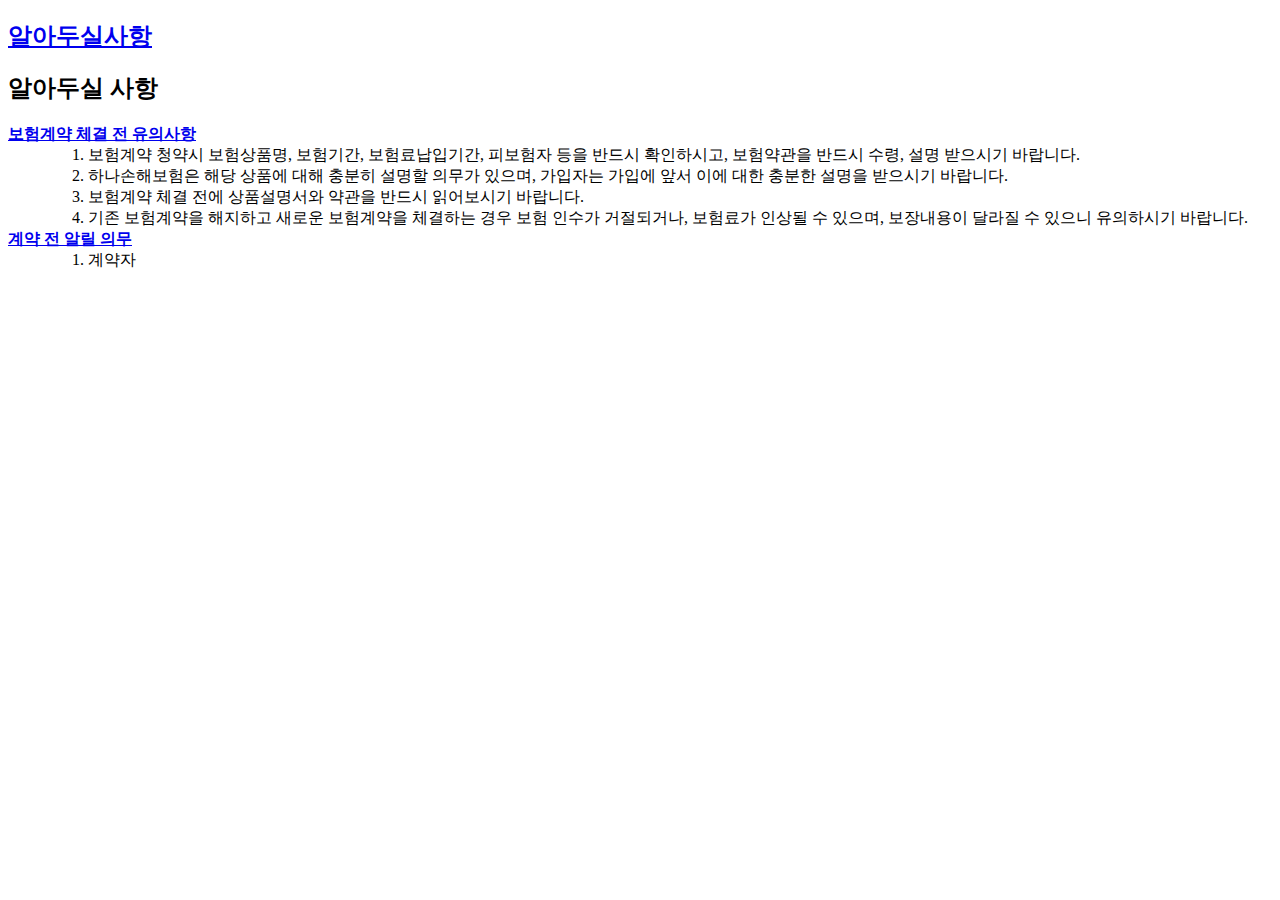
<file: test2.html>
<!DOCTYPE html>
<html>
<head>
	<style>

	</style>
	<script src="https://code.jquery.com/jquery-3.6.0.min.js"></script>
	<script>
		$(document).ready(function() {
			// Add click event listener to the accordion headings
			$('.acc_group.product_accordion dt a').click(function() {
				// Toggle the visibility of the corresponding content
				$(this).parent().next('dd').find('ol.number').slideToggle();
			});
		});
	</script>
</head>
<body>
	<div class="sec_box_03 base_area">
		<div class="section_box100" id="go_p3">
			<div class="quick_left_03 big_h2 product_icon400">
				<a href="#go_p3"><h2>알아두실사항</h2></a>
			</div>
			<div class="product_title">
				<h2>
					<strong>알아두실 사항</strong>
				</h2>
			</div>
			<div class="acc_group product_accordion">
				<dl>
					<dt>
						<a href="javascript:void(0);" alt="">
							<strong>보험계약 체결 전 유의사항</strong>
						</a>
					</dt>
					<dd>
						<ol class="number">
							<li>보험계약 청약시 보험상품명, 보험기간, 보험료납입기간, 피보험자 등을 반드시 확인하시고, 보험약관을 반드시 수령, 설명 받으시기 바랍니다.</li> 
							<li>하나손해보험은 해당 상품에 대해 충분히 설명할 의무가 있으며, 가입자는 가입에 앞서 이에 대한 충분한 설명을 받으시기 바랍니다.</li>
							<li>보험계약 체결 전에 상품설명서와 약관을 반드시 읽어보시기 바랍니다.</li>
							<li>기존 보험계약을 해지하고 새로운 보험계약을 체결하는 경우 보험 인수가 거절되거나, 보험료가 인상될 수 있으며, 보장내용이 달라질 수 있으니 유의하시기 바랍니다.</li>
						</ol>
					</dd>
					<dt>
						<a href="javascript:void(0);" alt="">
							<strong>계약 전 알릴 의무</strong>
						</a>
					</dt>
					<dd>
						<ol class="number">
							<li>계약자</li>
                            </ol>
                            </dd>
                            </dl></div>
                            </div>
                            </div>
                            </body>
</file>
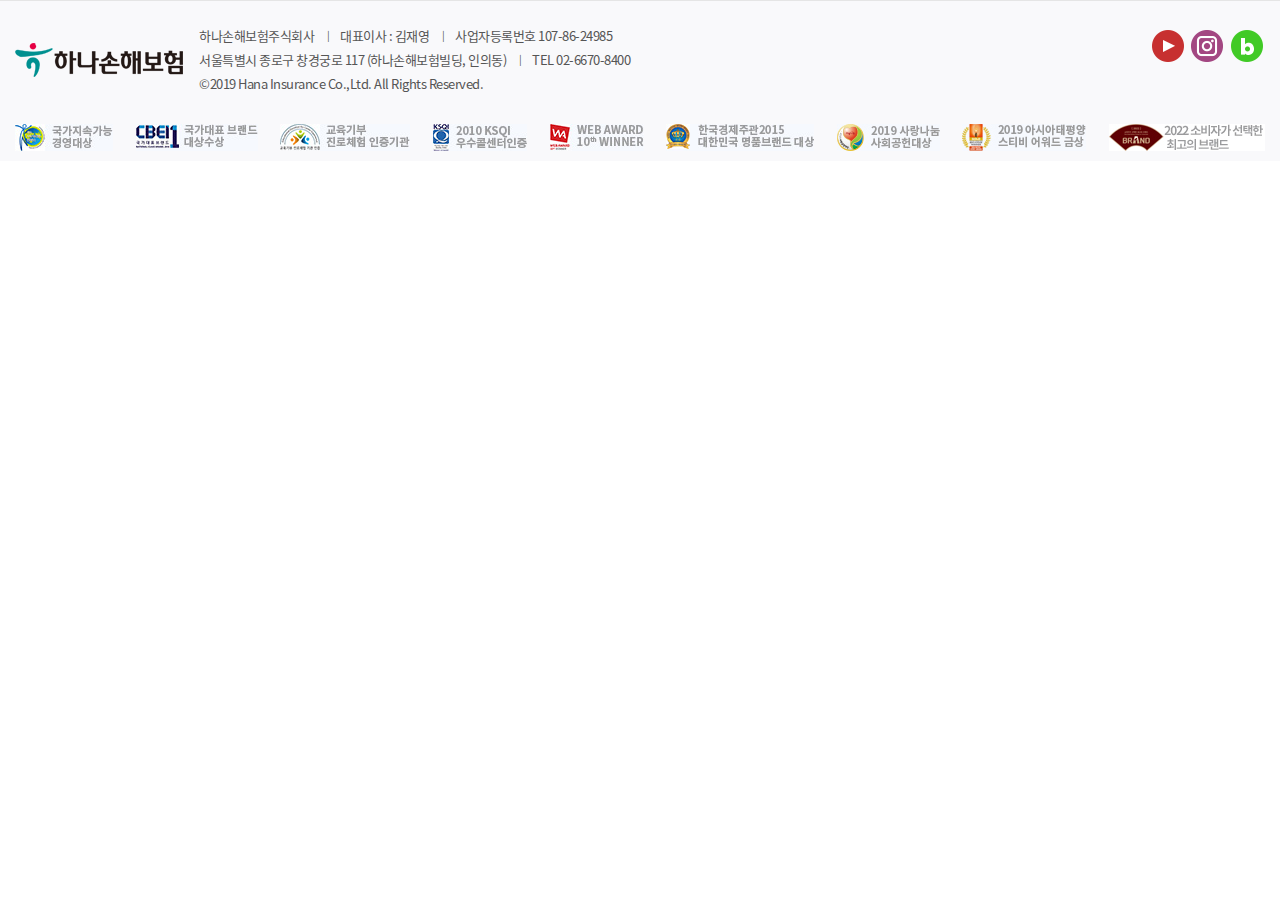
<file: src/html/layout/footer.html>
<!DOCTYPE html>
<html lang="en">
<head>
    <meta charset="UTF-8">
    <meta http-equiv="X-UA-Compatible" content="IE=edge">
    <meta name="viewport" content="width=device-width, initial-scale=1.0">
    <title>Footer</title>
    <link rel="stylesheet" type="text/css" href="/src/css/layout/footer.css">
</head>
<body>
    <footer id="footer">
        <div class="foot_area">
            <div class="foot_info">
                <div class="foot_logo">
                    <h1>
                        <img src="/src/images/layoutImg/img_logo2.png" alt="하나손해보험">
                    </h1>
                </div>
                <div class="foot_addr">
                    <ul>
                        <li>하나손해보험주식회사</li>
                        <li>대표이사 : 김재영</li>
                        <li>사업자등록번호 107-86-24985</li>
                    </ul>
                    <ul>
                        <li>
                            <address>서울특별시 종로구 창경궁로 117 (하나손해보험빌딩, 인의동)</address>
                        </li>
                        <li>TEL 02-6670-8400</li>
                    </ul>
                    <p>©2019 Hana Insurance Co.,Ltd. All Rights Reserved.</p>
                </div>
                <div class="foot_sns">
                    <a href="https://www.youtube.com/c/hanainsurance" target="_blank"><img src="/src/images/layoutImg/icon_youtube_f.png" alt="유투브바로가기"></a>
                    <a href="https://www.instagram.com/hanains_official" target="_blank"><img src="/src/images/layoutImg/icon_instagram_f.png" alt="인스타그램바로가기"></a>
                    <a href="https://blog.naver.com/hanainsurance" target="_blank"><img src="/src/images/layoutImg/icon_blog_f.png" alt="블로그바로가기"></a>
                </div>
            </div>
            <div class="foot_award"> 
                <img src="/src/images/layoutImg/icon_award1.jpg" alt="국가지속가능 경영대상">
                <img src="/src/images/layoutImg/icon_award2.jpg" alt="국가대표 브랜드 대상수상">
                <img src="/src/images/layoutImg/icon_award3.jpg" alt="교육기부 진로체험 인증기관">
                <img src="/src/images/layoutImg/icon_award4.jpg" alt="2010 KSQI 우수콜센터인증">
                <img src="/src/images/layoutImg/icon_award5.jpg" alt="WEB AWARD 10th WINNER">
                <img src="/src/images/layoutImg/icon_award6.jpg" alt="한국경제주관2015 대한민국 명품브랜드 대상">
                <img src="/src/images/layoutImg/icon_award7.jpg" alt="2019 사랑나눔 사회공헌대상">
                <img src="/src/images/layoutImg/icon_award8.jpg" alt="2019 아시아태평양 스티비 어워드 금상">
                <img src="/src/images/layoutImg/icon_award9.jpg" alt="2022 소비자가 선택한 최고의 브랜드" class="last">
            </div>
        </div>
    </footer>
</body>
</html>
</file>
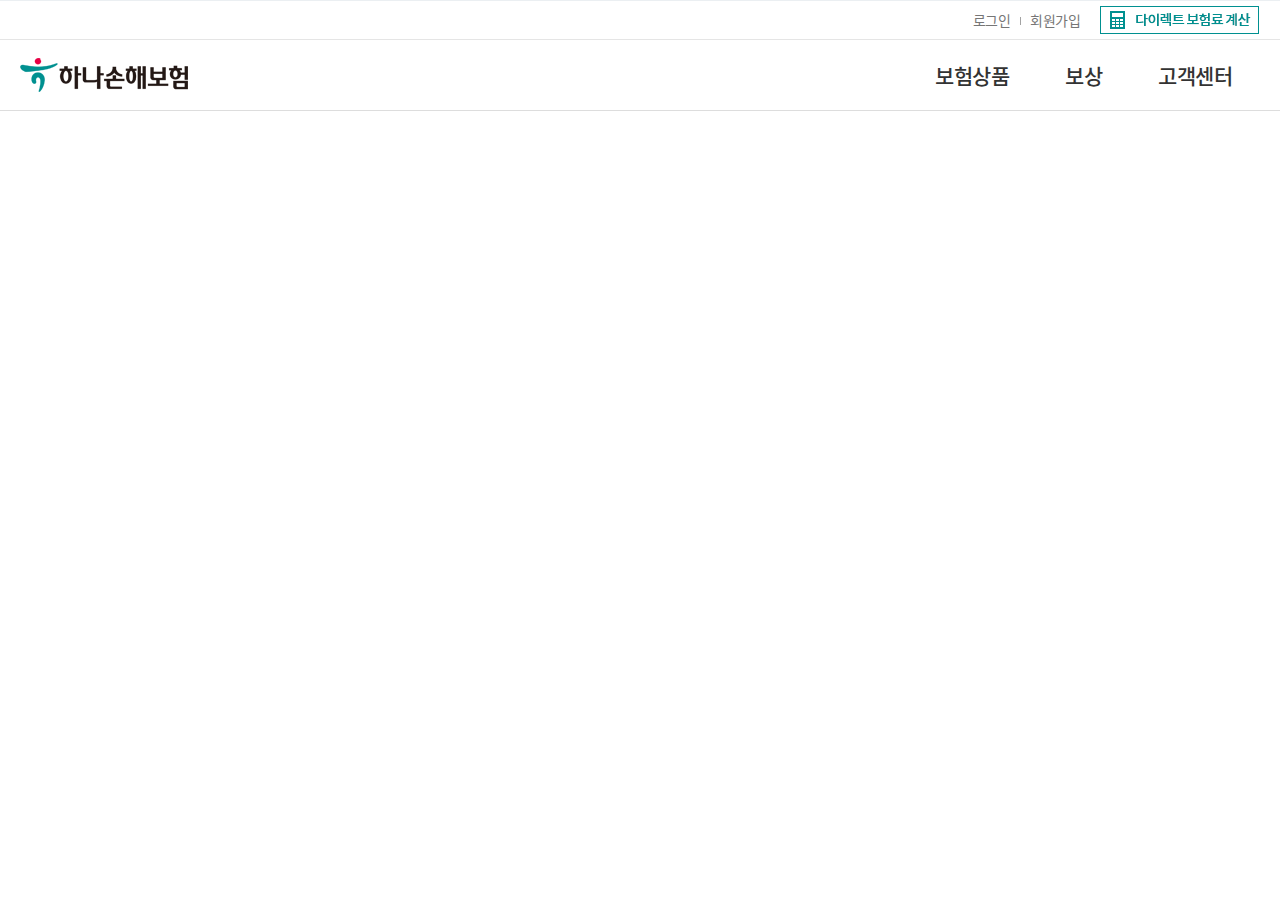
<file: src/html/layout/header.html>
<!DOCTYPE html>
<html lang="en">
<head>
    <meta charset="UTF-8">
    <meta http-equiv="X-UA-Compatible" content="IE=edge">
    <meta name="viewport" content="width=device-width, initial-scale=1.0">
    <title>Header</title>
    <link rel="stylesheet" type="text/css" href="/src/css/layout/header.css">
</head>
<body>
    <header id="header">
        <div class="head_box">
            <div>
                <ul class="sub_nav">
                    <li id="li_header_logout">
                        <span class="nick_time_sec">
                            <a href="" calss="nick"></a>
                            님 환영합니다.
                            <span id="spnLogonTimer" class="time_sec">9분 59초</span>
                        </span>
                        <a href='/'>로그아웃</a>
                    </li>
                    <li id="li_header_login"><a href='/'>로그인</a></li>
                    <li id="li_header_join" class="sb_last"><a href='/'>회원가입</a></li>
                    <li class="sb_last godirect">
                        <a href="javascript:void(0);" class="godirect_open">
                            <img src="/src/images/layoutImg/btn_cal_off_blue.png" alt="다이렉트 보험료 계산 열기">
                        </a>
                    </li>
                </ul>
            </div>
        </div>
        <nav id="nav" class="nav">
            <div class="nav_wrap">
                <div class="nav_container">
                    <div>
                        <h1 class="logo">
                            <a href="/src/html/mainPage/mainPage.html">
                                <img src="/src/images/layoutImg/img_logo1.png" alt="하나손해보험">
                            </a>
                        </h1>
                        <ul id="gnb" class="nav_menu menu">
                            <li class="menu_item has_dropdown">
                                <a href="/">보험상품</a>
                                <div class="nav_dropdown menu">
                                    <h2 class="nav_h2">
                                        보험상품
                                        <span>
                                            하나손해보험의 다양한 보험상품을
                                            <br>
                                            안내해드립니다.
                                        </span>
                                    </h2>
                                    <ul class="dep_box4 nav_step01">
                                        <li class="menu_item wPc23">
                                            <a href="/">자동차보험</a>
                                            <ul>
                                                <li class="menu_item">
                                                    <a href="/">하나 에코플러스 자동차보험</a>
                                                </li>
                                                <li class="menu_item">
                                                    <a href="/">하나 가득담은 운전자보험(다이렉트)</a>
                                                </li>
                                                <li class="menu_item">
                                                    <a href="/">하나 가득담은 운전자보험</a>
                                                </li>
                                            </ul>
                                        </li>
                                        <li class="menu_item wPc22">
                                            <a href="/">건강보험</a>
                                            <ul>
                                                <li class="menu_item">
                                                    <a href="/">하나 Grade 건강보험(다이렉트)</a>
                                                </li>
                                            </ul>
                                        </li>
                                        <li class="menu_item wPc21">
                                            <a href="/">생활보험</a>
                                            <ul>
                                                <li class="menu_item">
                                                    <a href="/">하나 슬기로운 자녀생활보험</a>
                                                </li>
                                            </ul>
                                        </li>
                                        <li class="menu_item wPc19">
                                            <a href="/">기타·기업보험</a>
                                            <ul>
                                                <li class="menu_item">
                                                    <a href="/">하나 국내여행보험(단체형)</a>
                                                </li>
                                            </ul>
                                        </li>
                                    </ul>
                                </div>
                            </li>
                            <li class="menu_item has_dropdown">
                                <a href="/">보상</a>
                                <div class="nav_dropdown menu">
                                    <h2 class="nav_h2">
                                        보상
                                        <span>
                                            친절하고 신속한 하나손해보험은
                                            <br>
                                            24시간 쉬지 않습니다.
                                        </span>
                                    </h2>
                                    <ul class="dep_box5 nav_step03">
                                        <li class="menu_item">
                                            <a href="/">보상서비스</a>
                                            <ul>
                                                <li class="menu_item">
                                                    <a href="/">차량등록/관리팁</a>
                                                </li>
                                                <li class="menu_item">
                                                    <a href="/">보상처리절차</a>
                                                </li>
                                                <li class="menu_item">
                                                    <a href="/">보상서류안내</a>
                                                </li>
                                            </ul>
                                        </li>
                                    </ul>
                                </div>
                            </li>
                            <li class="menu_item has_dropdown">
                                <a href="/" class="menu_link">고객센터</a>
                                <div class="nav_dropdown menu">
                                    <h2 class="nav_h2">
                                        고객센터
                                        <span>
                                            고객님의 소중한 의견에 항상
                                            <br>
                                            정성을 다해 귀 기울이겠습니다.
                                        </span>
                                    </h2>
                                    <ul class="dep_box6 nav_step05">
                                        <li class="menu_item">
                                            <a href="/">상담문의</a>
                                            <ul>
                                                <li class="menu_item">
                                                    <a href="/">자주묻는질문</a>
                                                </li>
                                            </ul>
                                        </li>
                                    </ul>
                                </div>
                            </li>
                        </ul>
                    </div>
                </div>
            </div>
        </nav>
    </header>
</body>
</html>
</file>
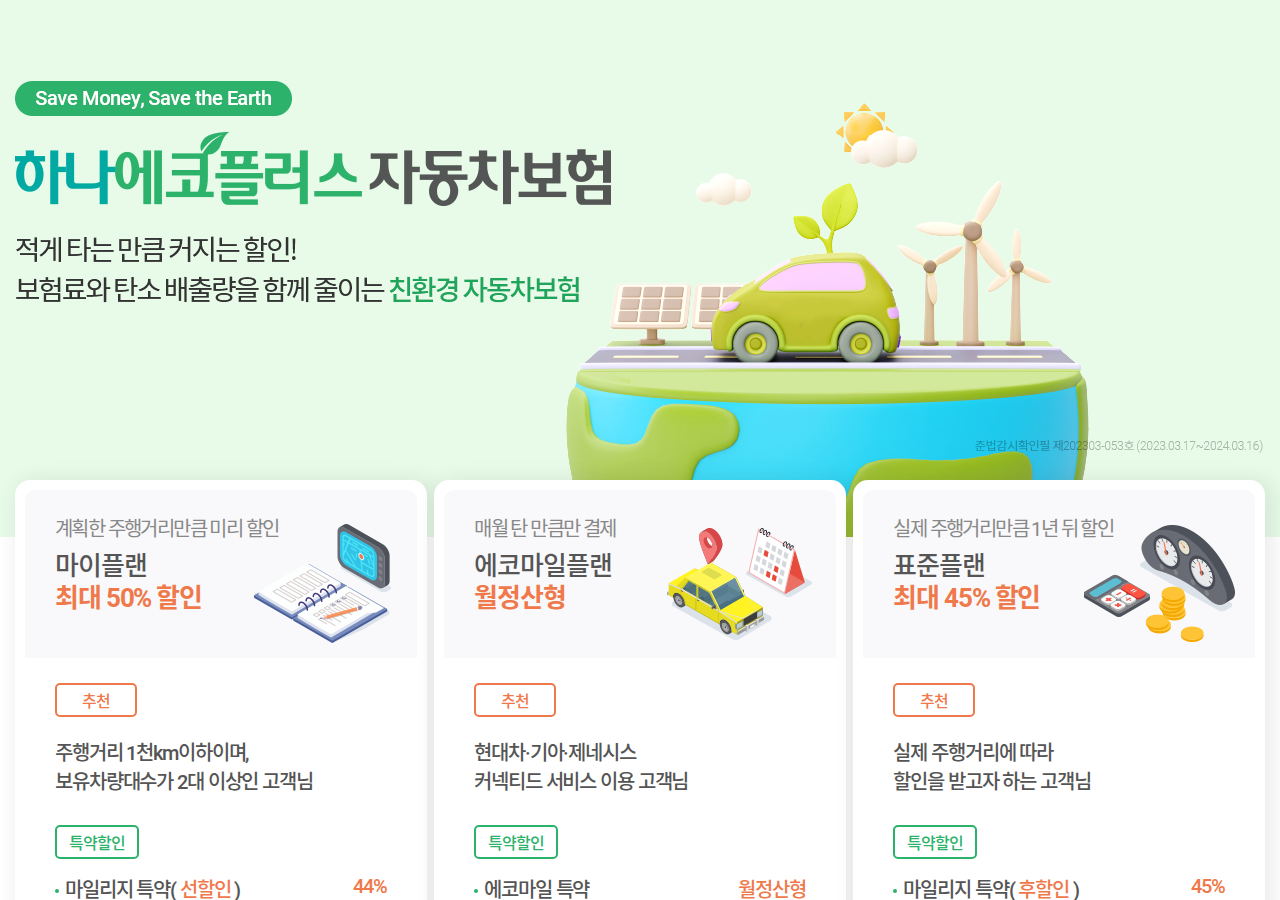
<file: src/html/mainPage/mainPage.html>
<!DOCTYPE html>
<html lang="en">
<head>
    <meta charset="UTF-8">
    <meta http-equiv="X-UA-Compatible" content="IE=edge">
    <meta name="viewport" content="width=device-width, initial-scale=1.0">
    <title>신생활보험 플랫폼 | 하나손해보험</title>
    <link href="../../images/img_hana_symbol.png" rel="shortcut icon" type="image/x-icon">
    <link rel="stylesheet" type="text/css" href="../../css/mainPage/mainPage.css">
</head>
<body>
    <div id="wrap">
        <header></header>
        <!--container-->
        <div id="container" class="mcontainer">
            <div id="mcontents">
                <!--메인헤딩영역-->
                <div class="mheading">
                    <!--메인슬라이드영역-->
                    <div class="mvisual">
                        <div class="mbanner">
                            <div class="item" name="top_banner_item">
                                <img src="../../images/mainImg/main_20230320.png" alt="PC메인_에코플러스">
                            </div>
                        </div>
                        <div class="mfloat">
                            <div class="mtitle">
                                <article id="new_banner">
                                    <ul class="main_mid_box">
                                        <li class="item_01">
                                            <section class="visual_box">
                                                <p class="sub_title">계획한 주행거리만큼 미리 할인</p>
                                                <p class="title">
                                                    마이플랜
                                                    <br>
                                                    <font>최대 50% 할인</font> <!--css ::after-->
                                                </p>
                                            </section>
                                            <section class="recom_box">
                                                <p class="label">추천</p>
                                                <p class="recom_detail">
                                                    주행거리 1천km이하이며,
                                                    <br>
                                                    보유차량대수가 2대 이상인 고객님
                                                </p>
                                            </section>
                                            <section class="sale_point">
                                                <p class="label">특약할인</p>
                                                <dl>
                                                    <dt> <!--flex-->
                                                        <!--::before-->
                                                        <span onclick="location.href='#'">
                                                            마일리지 특약(
                                                            <font class="point">선할인</font>
                                                            )
                                                            <!--::after-->
                                                        </span>
                                                        <span class="point">44%</span>
                                                    </dt>
                                                    <dd>연간주행거리 1천km이하 약정시할인</dd>
                                                    <dt> <!--flex-->
                                                        <!--::before-->
                                                        <span onclick="location.href='#'">
                                                            세컨카 추가 특약
                                                            <!--::after-->
                                                        </span>
                                                        <span class="point">11%</span>
                                                    </dt>
                                                    <dd>
                                                        연간주행거리 5천km이하 운행 약정&
                                                        <br>
                                                        차량2대 이상 보유시 할인
                                                    </dd>
                                                </dl>
                                            </section>
                                        </li>
                                        <li class="item_02">
                                            <section class="visual_box">
                                                <p class="sub_title">매월 탄 만큼만 결제</p>
                                                <p class="title">
                                                    에코마일플랜
                                                    <br>
                                                    <font>월정산형</font> <!--css ::after-->
                                                </p>
                                            </section>
                                            <section class="recom_box">
                                                <p class="label">추천</p>
                                                <p class="recom_detail">
                                                    현대차·기아·제네시스
                                                    <br>
                                                    커넥티드 서비스 이용 고객님
                                                </p>
                                            </section>
                                            <section class="sale_point">
                                                <p class="label">특약할인</p>
                                                <dl>
                                                    <dt> <!--flex-->
                                                        <!--::before-->
                                                        <span onclick="location.href='#'">
                                                            에코마일 특약
                                                            <!--::after-->
                                                        </span>
                                                        <span class="point">월정산형</span>
                                                    </dt>
                                                    <dd>매월 탄 만큼만 보험료 결제</dd>
                                                </dl>
                                            </section>
                                        </li>
                                        <li class="item_03">
                                            <section class="visual_box">
                                                <p class="sub_title">실제 주행거리만큼 1년 뒤 할인</p>
                                                <p class="title">
                                                    표준플랜
                                                    <br>
                                                    <font>최대 45% 할인</font> <!--css ::after-->
                                                </p>
                                            </section>
                                            <section class="recom_box">
                                                <p class="label">추천</p>
                                                <p class="recom_detail">
                                                    실제 주행거리에 따라
                                                    <br>
                                                    할인을 받고자 하는 고객님
                                                </p>
                                            </section>
                                            <section class="sale_point">
                                                <p class="label">특약할인</p>
                                                <dl>
                                                    <dt> <!--flex-->
                                                        <!--::before-->
                                                        <span onclick="location.href='#'">
                                                            마일리지 특약(
                                                            <font class="point">후할인</font>
                                                            )
                                                            <!--::after-->
                                                        </span>
                                                        <span class="point">45%</span>
                                                    </dt>
                                                    <dd>연간주행거리 1천km이하 운행시 할인</dd>
                                                </dl>
                                            </section>
                                        </li>
                                    </ul>
                                    <p class="eco_text">※ 모든 플랜 가입대상은 개인이 소유한 승용자동차에 한정</p>
                                    <h5 class="eco_sub_plan">주요 상품 안내</h5>
                                    <ul class="main_bottom_box">
                                        <li onclick="">
                                            <dl>
                                                <dt>
                                                    <span>
                                                        하나에코플러스 자동차보험
                                                    </span>
                                                </dt>
                                                <dd>
                                                    적게 탈수록 할인받고
                                                    <br>
                                                    환경도 생각하는
                                                </dd>
                                            </dl>
                                        </li>
                                        <li onclick="">
                                            <dl>
                                                <dt>
                                                    <span>
                                                        무배당 하나 Grade 건강보험
                                                    </span>
                                                </dt>
                                                <dd>
                                                    내 건강등급에 따른
                                                    <br>
                                                    Grade별 보험료 적용
                                                </dd>
                                            </dl>
                                        </li>
                                        <li onclick="">
                                            <dl>
                                                <dt>
                                                    <span>
                                                        하나 슬기로운 자녀생활보험
                                                    </span>
                                                </dt>
                                                <dd>
                                                    보험료 납입 한 번으로
                                                    <br>
                                                    1년 내내 보장
                                                </dd>
                                            </dl>
                                        </li>
                                        <li onclick="">
                                            <dl>
                                                <dt>
                                                    <span>
                                                        하나 국내여행보험(단체형)
                                                    </span>
                                                </dt>
                                                <dd>
                                                    단체 인원의 특성에 맞는 다양한 선택 담보
                                                    <br>
                                                    인원수에 따른 단체할인 혜택
                                                </dd>
                                            </dl>
                                        </li>
                                        <li onclick="">
                                            <dl>
                                                <dt>
                                                    <span>
                                                        하나에코플러스 자동차보험
                                                    </span>
                                                </dt>
                                                <dd>
                                                    적게 탈수록 할인받고
                                                    <br>
                                                    환경도 생각하는
                                                </dd>
                                            </dl>
                                        </li>
                                        <li onclick="">
                                            <dl>
                                                <dt>
                                                    <span>
                                                        하나에코플러스 자동차보험
                                                    </span>
                                                </dt>
                                                <dd>
                                                    적게 탈수록 할인받고
                                                    <br>
                                                    환경도 생각하는
                                                </dd>
                                            </dl>
                                        </li>
                                    </ul>
                                </article>
                            </div>
                        </div>
                    </div>
                </div>
            </div>
        </div>
        <footer id="footer">

        </footer>
    </div>
</body>
</html>
</file>
<file: src/css/layout/footer.css>
@import url('/src/css/reset.css');
@import url('/src/css/common.css');


#footer {
    position: relative;
    background: #f9f9fb;
}
#footer:after {
    content: '';
    display: block;
    width: 100%;
    height: 1px;
    background: #e5e5e5;
    position: absolute;
    top: 0px;
    left: 0px;
}

.foot_area .foot_info {
    max-width: 1250px;
    width: 100%;
    margin: auto;
}
.foot_area .foot_info .foot_logo {
    float: left;
    padding-top: 36px;
    width: 224px;
    height: 89px;
}
.foot_area .foot_info .foot_addr {
    float: left;
    width: calc(100% - 544px);
    height: 89px;
}
.foot_area .foot_info .foot_addr ul li {
    float: left;
    line-height: 24px;
    margin-right: 26px;
    font-weight: 400;
    font-size: 13px;
    color: #555;
    position: relative;
}
.foot_area .foot_info .foot_addr ul li:after {
    content: '|';
    position: absolute;
    top: -1px;
    right: -15px;
    font-size: 10px;
}
.foot_area .foot_info .foot_addr ul li:last-child:after {
    display: none;
}
.foot_area .foot_info .foot_addr p {
    line-height: 24px;
    font-weight: 400;
    font-size: 13px;
    color: #555;
}
.foot_area .foot_info .foot_addr ul li address {
    font-style: normal;
}
.foot_area .foot_info .foot_addr ul:after {
    content: '';
    clear: both;
    display: table;
}
.foot_area .foot_info .foot_addr ul:first-child {
    margin-top: 24px;
}

.foot_area .foot_info .foot_sns {
    float: left;
    width: 320px;
    height: 89px;
    text-align: right;
    padding-top: 30px;
}
.foot_area .foot_info .foot_sns a {
    margin: 0 2.5px;
}
.foot_area .foot_info:after {
    content: '';
    clear: both;
    display: table;
}

.foot_area .foot_award {
    display: flex;
    justify-content: space-between;
    max-width: 1250px;
    width: 100%;
    margin: auto;
    margin-top:  35px;
    padding-left:  0;
}
.foot_area .foot_award img {
    margin-right:  19.9px;
    margin-bottom: 10px;
}
.foot_area .foot_award img.last {
    margin-right: 0;
}
@media all and (max-width: 1290px){
	.foot_area .foot_award img {
        margin-right: 19.9px;
    }
}

.foot_area .foot_info .foot_sns a.another_alink{
	display: inline-block;
    width: 84px;
    height: 32px;
    border: 1px solid #a6b2c4;
	text-align: center;
    line-height: 29px;
    font-size: 14px;
    color: #626d7f;
    border-radius: 16px;
}
.foot_area .foot_info .foot_sns a.another_alink:hover{
    text-decoration: underline;
}

.foot_area .foot_info .foot_logo {
    width: 184px;
}
.foot_area .foot_award {
    padding-left: 0;
}
.foot_area .foot_info .foot_addr{
    width: calc(100% - 503px);
}
.foot_area .foot_info .foot_sns {
    float: right;
    width: 319px;
    height: 89px;
    text-align: right;
    padding-top: 30px;
}
</file>
<file: src/css/layout/header.css>
@import url('/src/css/reset.css');
@import url('/src/css/common.css');

#header {
    width: 100%;
}
.head_box {
    width: 100%;
    border-top: 1px solid #ebeff2;
    border-bottom: 1px solid #e5e5e5;
}
.head_box > div {
    width: 100%;
    max-width: 1250px;
    position: relative;
    margin: 0 auto;
    height: 38px;
}

/*Sub navigation*/
.sub_nav {
    position: absolute;
    right: 0;
    top: 5px;
    float: left;
    z-index: 10010;
}
.sub_nav > li {
    float: left;
    margin-left: 20px;
    position: relative;
}
.sub_nav > li:after {
    content: "";
    width: 1px;
    height: 8px;
    background: #a3a3a3;
    position: absolute;
    top: 11px;
    right: -11px;
}
.sub_nav > li.sb_last:after {
    display: none;
}
.sub_nav > li a {
    display: inline-block;
    vertical-align: top;
    padding: 4px 0;
    color: #767676;
    height: 28px;
}
.sub_nav > li a:hover, .sub_nav > li a:focus {
    color: #28b2a5;
    text-decoration: none;
}
.sub_nav > li a img {
    display: block;
}
.sub_nav > li.godirect {
    margin-right: 0px !important;
}
.sub_nav > li:last-child {
    margin-left: 10px;
}
#li_header_logout {
    display:  none;
}

/*메인 메뉴*/
#nav {
    position: relative;
    z-index: 10000;
    border-bottom: 1px solid #ddd;
}
.nav .logo {
    float: left;
    padding: 11px 0 9px;
}
.nav .logo a {
    display: block;
}
.nav .logo a img {
    display: block;
}
.nav:after{
    content: " ";
    display: block;
    font-size: 0;
    height: 0;
    clear: both;
    visibility: hidden;
}
.nav .nav_wrap{
    position: relative;
}
.nav, .nav_container{
    position: static;
    top: auto;
    left: auto;
    z-index: auto;
    -webkit-transform: translateX(0);
    -ms-transform: translateX(0);
    transform: translateX(0);
}
.nav_container{
    visibility: visible;
    height: auto;
    min-height: 0;
    overflow-y: visible;
}
.nav_menu > .menu_item{
    display: inline-block;
    border: 0;
}
.nav_menu .menu_item{
    -webkit-transition: background-color 0.15s ease-in-out,  color 0.15s ease-in-out;
    transition: background-color 0.15s ease-in-out,  color 0.15s ease-in-out;
}
.has_dropdown:after{
    content: "" !important;
}
.has_dropdown:hover > .nav_dropdown, .has_dropdown:focus > .nav_dropdown{
    top: 65px;
}
.nav_dropdown .nav_dropdown,  .nav_dropdown .nav_dropdown .menu_item{
    background-color: #dedede;
}
.nav_dropdown .nav_dropdown{
    z-index: 9998;
    top: 0;
    left: 100%;
}
.nav_container{
    width: 100%;
    margin: 0 auto;
}
.nav_container > div{
    width: 100%;
    max-width: 1290px;
    min-width: 1024px;
    margin: 0 auto;
    padding: 0 20px;
}
.nav_container > div > ul{
    display: block;
    float: right;
    text-align: right;
    margin-top: 0px;
}
.nav_container > div > ul:after{
    content: " ";
    display: block;
    font-size: 0;
    height: 0;
    clear: both;
    visibility: hidden;
}
.nav_container > div > ul > li{
    float: left;
}
.nav_container > div > ul > li:first-child{
    margin-left: 0;
}
.nav_container > div > ul > li > a{
    position: relative;
    display: block;
    font-weight: 500;
    font-size: 21px;
    color: #333;
    padding: 20px 18px 19px;
    margin: 0 10px;
}
.nav_container > div > ul > li:hover > a, .nav_container > div > ul > li:focus > a{
    color: #009591;
}
.nav_container > div > ul > li > a:hover{
    text-decoration: none;
    color: #009591;
}
.nav_container > div > ul > li > div{
    display: block;
    position: absolute;
    left: 0;
    width: 100%;
    margin: 0;
    line-height: 20px;
    border-top: 1px solid #ddd;
    background: #f9fbfa;
    border-bottom: 2px solid #009591;
    height: 463px;
    top: -999999px;
}
.nav_container > div > ul > li > div > ul{
    width: 100%;
    margin: 0 auto;
    max-width: 1250px;
    height: 435px;
    padding-left: 255px;
}
.nav_container > div > ul > li > div > .nav_h2 {
    font-weight: 400;
    font-size: 22px;
    color: #333;
    width: 100%;
    margin: 0 auto;
    max-width: 1250px;
    text-align: left;
    height: 0;
    line-height: 75px;
}
.nav_container > div > ul > li > div > .nav_h2 span {
    display: block;
    font-weight: 400;
    font-size: 14px;
    color: #767676;
    line-height: 24px;
    margin-top: -16px;
}
.nav_container > div > ul > li:nth-child(1) > div > ul{
    background: url("/src/images/layoutImg/img_navBg1.jpg") no-repeat left 29px;
}
.nav_container > div > ul > li:nth-child(2) > div > ul{
    background: url("/src/images/layoutImg/img_navBg2.jpg") no-repeat left 29px;
}
.nav_container > div > ul > li:nth-child(3) > div > ul{
    background: url("/src/images/layoutImg/img_navBg3.jpg") no-repeat left 29px;
}
.nav_container > div > ul > li > div > ul > li{
    height: 459px;
    float: left;
    padding-right: 0;
    text-align: left;
    padding: 16px 15px 29px;
    border-left: 1px solid #f6f9fe;
    border-right: 1px solid #f6f9fe;
}
.nav_container > div > ul > li > div > ul > li:hover,.nav_container > div > ul > li > div > ul > li.on {
    background: #e9f7f7;
    border-left: 1px solid #ddd;
    border-right: 1px solid #ddd;
}
.nav_container > div > ul > li > div > ul.dep_box4 > li:first-child{
    width: 24%;
}
.nav_container > div > ul > li > div > ul.dep_box4 > li{
    width: 21%;
}
.nav_container > div > ul > li > div > ul.dep_box4 > li:last-child{
    width: 34%;
}
.nav_container > div > ul > li > div > ul.dep_box5 > li{
    width: calc(100% / 5);
}
.nav_container > div > ul > li > div > ul.dep_box6 > li{
    width: calc(100% / 6);
}
.nav_container > div > ul > li > div > ul.dep_box6 > li:last-child{
    width: 16.6%;
}
.nav_container > div > ul > li > div > ul.dep_box7 > li{
    width: calc(100% / 7);
    padding:  10px 5px;
}
.nav_container > div > ul > li > div > ul > li > a{
    display: inline-block;
    padding: 5px 0;
    font-weight: 500;
    font-size: 16px;
    color: #555;
    letter-spacing: -1px;
}
.nav_container > div > ul > li > div > ul > li > ul{
    padding: 10px 0;
}
.nav_container > div > ul > li > div > ul > li > ul > li{
    font-size: 13px;
    line-height: 26px;
}
.nav_container > div > ul > li > div > ul > li > ul > li > a{
    display: inline-block;
    padding: 2px 0;
    color: #555;
    font-size: 14px;
    letter-spacing: -1.5px;
}
.nav_container > div > ul > li > div > ul > li > ul > li > a:hover{
    color: #009591;
}
.nav_container > div > ul > li > div > ul > li > ul > li > div > a{
    display: inline-block;
    padding: 2px 0;
    color: #555;
    font-size: 14px;
    letter-spacing: -1.5px;
}
.nav_container > div > ul > li > div > ul > li > ul > li > div > a:hover{
    color: #009591;
    cursor: pointer
}

.nav_container > div > ul > li > .on {
    top: 65px;
}

/* godirect */
.godirect_open{
    display: block;
    float: right;
    position: absolute;
    right: 0;
    top: 17px;
    z-index: 10001;
}
.godirect_open img{
    display: block;
}
.sub_nav > li a.godirect_open{
	position: unset;
    padding: 0 6px 0 10px;
    float: unset;
}
</file>
<file: src/css/mainPage/mainPage.css>
@import url('../reset.css');
@import url('../common.css');

#mcontents {width:100%;max-width:1250px;margin:auto;}
#mcontents .mheading {width:100%;max-width:1250px;margin:0 auto;}
#mcontents .mheading .mvisual {height: 1885px;}
#mcontents .mheading .mbanner {margin-left:-335px;margin-right:-335px;width:1920px;}
#mcontents .mheading .mbanner .item {width: 1920px;}

#mcontents .mheading .mfloat {position:absolute;top:0;left:0;z-index:1;width:100%;height:627px;}
#mcontents .mheading .mfloat .mtitle {width:100%;max-width:1250px;height:627px;margin:auto;color:#112d68;}

/*메인할인내역 배너*/
.main_mid_box {
	position: absolute;
	top: 480px;
	width: 100%;
	max-width: 1250px;
	margin: auto;
	display: flex;
	justify-content: space-between;
	letter-spacing: -0.08em;
	font-family: 'Roboto','Noto Sans KR';
}
.main_mid_box li {
	width: calc((100% / 3) - 5px);
	flex-direction: column;
	background: #fff;
	border-radius: 15px;
	box-shadow: 5px 3px 20px 5px #00000012;
	list-style: none;
}
.main_mid_box li section.visual_box {
	position:relative;
	padding: 23px 30px 44.4px;
	margin: 10px;
	background: #f9f9fb;
	border-radius: 10px 10px 0 0;
}
.main_mid_box li section.visual_box:after {
    content: "";
    position:absolute;
    bottom: 15px;
    right: 20px;
    display:block;
    width:151px;
    height:119px;
    background: url("../../images/mainImg/icon_set_01.png") no-repeat;
}
.main_mid_box li:nth-child(2) section.visual_box:after {
	background-position-x:-151px;
}
.main_mid_box li:nth-child(3) section.visual_box:after {
	background-position-x:-302px;
}

section.visual_box .title {
	font-size: 26px;
	color: #555;
	font-weight: 500;
	line-height: 32px;
	margin-top: 8px;
}
section.visual_box .title font {
	color: #ef794b;
	font-weight: 600;
}
section.visual_box .sub_title {
	font-size: 20px;
	color: #888888;
	letter-spacing: -0.08em;
}

section.recom_box {
	padding: 15px 40px 0;
}
section.recom_box p.label {
	padding: 3px 25px;
	display: inline-block;
	background: #fff;
	color: #ef794b;
	border: 2px solid #ef794b;
	border-radius: 5px;
	font-size: 16px;
	font-weight: 500;
}
section.recom_box .recom_detail {
	color: #555;
	font-size: 20px;
	font-weight: 500;
	margin-top: 20px;
}
section.sale_point {
    padding: 30px 40px;
}
section.sale_point p.label {
	padding: 3px 12px;
	display: inline-block;
	background: #fff;
	color: #2cb26a;
	border: 2px solid #2cb26a;
	border-radius: 5px;
	font-size: 16px;
	font-weight: 500;
}
section.sale_point dl {
    margin-top:15px;
}
section.sale_point dl dt {
    position:relative;
    padding-left:10px;
    color: #555;
    font-size: 20px;
    font-weight: 500;
    margin-top: 15px;
    display: flex;
    justify-content: space-between;
}
section.sale_point dl dt:before {
    content:"";
    display:block;
    position:absolute;
    left:0;
    top: 50%;
    width: 4px;
    height: 4px;
    border-radius:50%;
    background: #2cb26a;
    transform: translateY(-50%);
}
section.sale_point dl dt span:first-child {
	position:relative;
	cursor: pointer;
	text-decoration: none;
	padding-bottom: 5px;
}
section.sale_point dl dt span:first-child:after {
	background:none repeat scroll 0 0 transparent;
	bottom:5px;
	left: 50%;
	content: "";
	display: block;
	width: 0;
	height: 5px;
	position: absolute;
	background:#2cb26a40;
	transition:width 0.3s ease 0s, left 0.3s ease 0s;
}
section.sale_point dl dt span:first-child:hover:after {
	width: 100%;
	left:0;
}
section.sale_point dl dt .point {
    color:#ef794b;
}
section.sale_point dl dd {
	padding-left: 10px;
	font-size: 16px;
	color: #888;
}

.eco_text {
	position: absolute;
	top: 1075px;
	width: 100%;
	max-width: 1250px;
	margin: auto;
	color: #555;
	letter-spacing: -0.05em;
	font-weight: 300;
}
.eco_sub_plan {
	position: absolute;
	top: 1134px;
	width: 100%;
	max-width: 1250px;
	margin: auto;
	color: #555;
	font-size: 24px;
	letter-spacing: -0.08em;
}

/*메인상품안내 배너*/
.main_bottom_box {
	position: absolute;
	top: 1184px;
	width: 100%;
	max-width: 1250px;
	margin: auto;
	display: flex;
	letter-spacing: -0.08em;
	font-family: 'Roboto','Noto Sans KR';
	flex-wrap: wrap;
	justify-content: space-between;
}
.main_bottom_box li {
	position:relative;
	width: calc((100% / 3) - 5px);
	min-height:123px;
	margin-bottom: 10px;
	padding: 23px 20px 24px 104px;
	background: #fff;
	border-radius: 10px;
	box-shadow: 5px 5px 15px 5px #00000012;
	border: 2px solid #fff;
	cursor: pointer;
	list-style: none;
}
.main_bottom_box li:before{
    content:'';
    position:absolute;
    display:block;
    top: 50%;
    left: 20px;
    width:80px;
    height:70px;
    transform: translateY(-50%);
    background: url("../../images/mainImg/icon_set_02.png") no-repeat;
    background-position-x:0;
}
.main_bottom_box li:hover{
    border-color: #2cb26a;
}
.main_bottom_box li:nth-child(2):before{
    background-position-x:-80px;
}
.main_bottom_box li:nth-child(3):before{
    background-position-x:-160px;
}
.main_bottom_box li:nth-child(4):before{
    background-position-y:-70px;
}
.main_bottom_box li:nth-child(5):before{
    background-position-x:-80px;
    background-position-y:-70px;
}
.main_bottom_box li:nth-child(6):before{
    background-position-x:-160px;
    background-position-y:-70px;
}
.main_bottom_box li dl dt{
	position:relative;
	padding-left:10px;
	color: #555;
	font-size: 20px;
	font-weight: 500;
	display: flex;
	justify-content: space-between;
	align-items: center;
}
.main_bottom_box li dl dt span{
	position:relative;
	cursor: pointer;
	text-decoration: none;
}
.main_bottom_box li dl dt span:after{
	background:none repeat scroll 0 0 transparent;
	bottom:5px;
	left: 50%;
	content: "";
	display: block;
	width: 0;
	height: 5px;
	position: absolute;
	background:#2cb26a40;
	transition:width 0.3s ease 0s, left 0.3s ease 0s;
}
.main_bottom_box li:hover dl dt span:after{
    width: 100%;
	left:0;
}
.main_bottom_box li dl dt font{
    color: #ef794b;
}
.main_bottom_box li dl dd{
	padding-left: 10px;
    font-size: 16px;
    color: #888;
    letter-spacing: -0.08em;
    margin-top: 2px;
}
.new_banner{
	margin-top: 110px;
}
</file>
